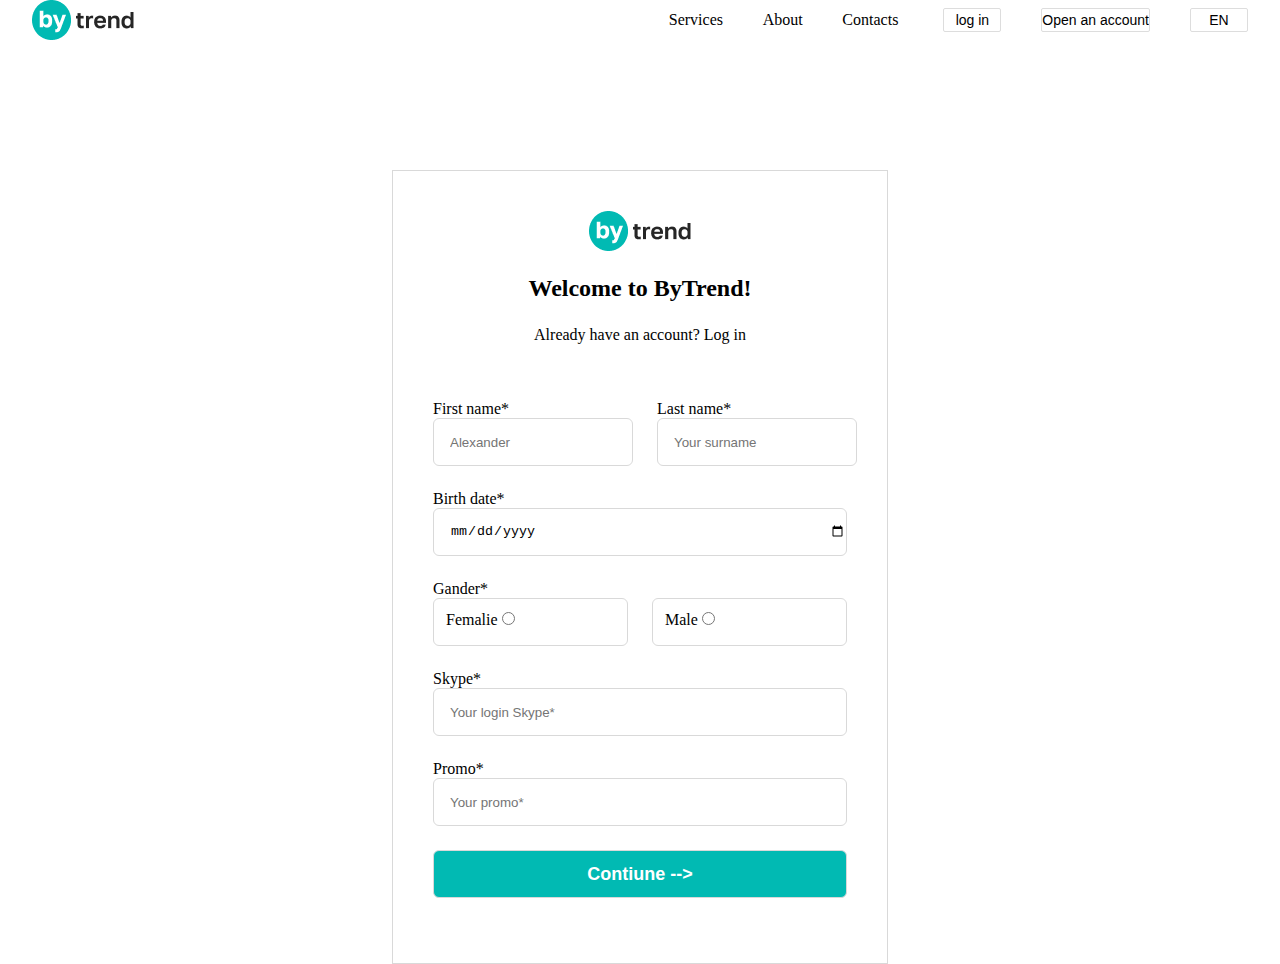
<file: index.html>
<!DOCTYPE html>
<html lang="en">
<head>
    <meta charset="UTF-8">
    <meta name="viewport" content="width=device-width, initial-scale=1.0">
    <title>Document</title>
    <link rel="stylesheet" href="./main.css">
</head>
<body>
    <header class="header">
        <div class="container">
        <nav class="navbar">
           <div class="navbar__logo">
            <img src="./images/logo.png" alt=""> </div>
            <div class="navbar__box">
            <ul class="navbar__collection">
                <li class="navbar__item"> <a href="./pages.html">Services</a</li>
                <li class="navbar__item"> <a href="./input.html">About</a></li>
                <li class="navbar__item"> <a href="#">Contacts</a></li>
            </ul>
        </div>
        <div class="navbar__button">
            <button class="navbar__btr">log in</button>
            <button class="navbar__btr">Open an account</button>
            <button class="navbar__btr">EN</button>
        </div>
        </nav>
    </div>

    </header>
    <main>
      <div class="container">
            <div class="main">
                <form class="box">
                <div class="hero">
                    <img src="./images/logo.png" alt="">
                    <h2>Welcome to ByTrend!</h2>
                    <p>Already have an account? <a href="#">Log in</a></p>
                </div>
                <div class="main__box">
                <div class="box_inp">
                    <label class="main__label" for="">First name*</label>
                    <input class="box__titli"  required placeholder="Alexander" type="text">
                </div>
                <div class="box_inp">
                    <label for="">Last name*</label>
                    <input class="box__titli" required placeholder="Your surname" type="text">
                </div>
            </div>
            <div class="box__bithdey">
                <label for="">Birth date*</label>
                <input class="main__bith" required placeholder="Birth date*" type="date">
            </div>
            <label for="">Gander*</label>
            <div class="main__box">
                <div class="box_radio">
                    <label for="">Femalie</label>
                    <input name="gender" class="box__item"  required  placeholder="Alexander" type="radio">
                </div>
                <div class="box_radio">
                    <label for="">Male</label>
                    <input name="gender" class="box__item" required placeholder="Your surname" type="radio" >
                </div>
            </div>
            <div class="box__bithdey">
                <label for="">Skype*</label>
                <input class="main__bith" required placeholder="Your login Skype*" type="text">
            </div>
            <div class="box__bithdey">
                <label for="">Promo*</label>
                <input class="main__bith" required placeholder="Your promo*" type="text">
            </div>
            <div class="main__contou">
                <button class="main__button">Contiune --></button>
            </div>
            </form>

            </div>
      </div>
    </main>
</body>
</html>
</file>
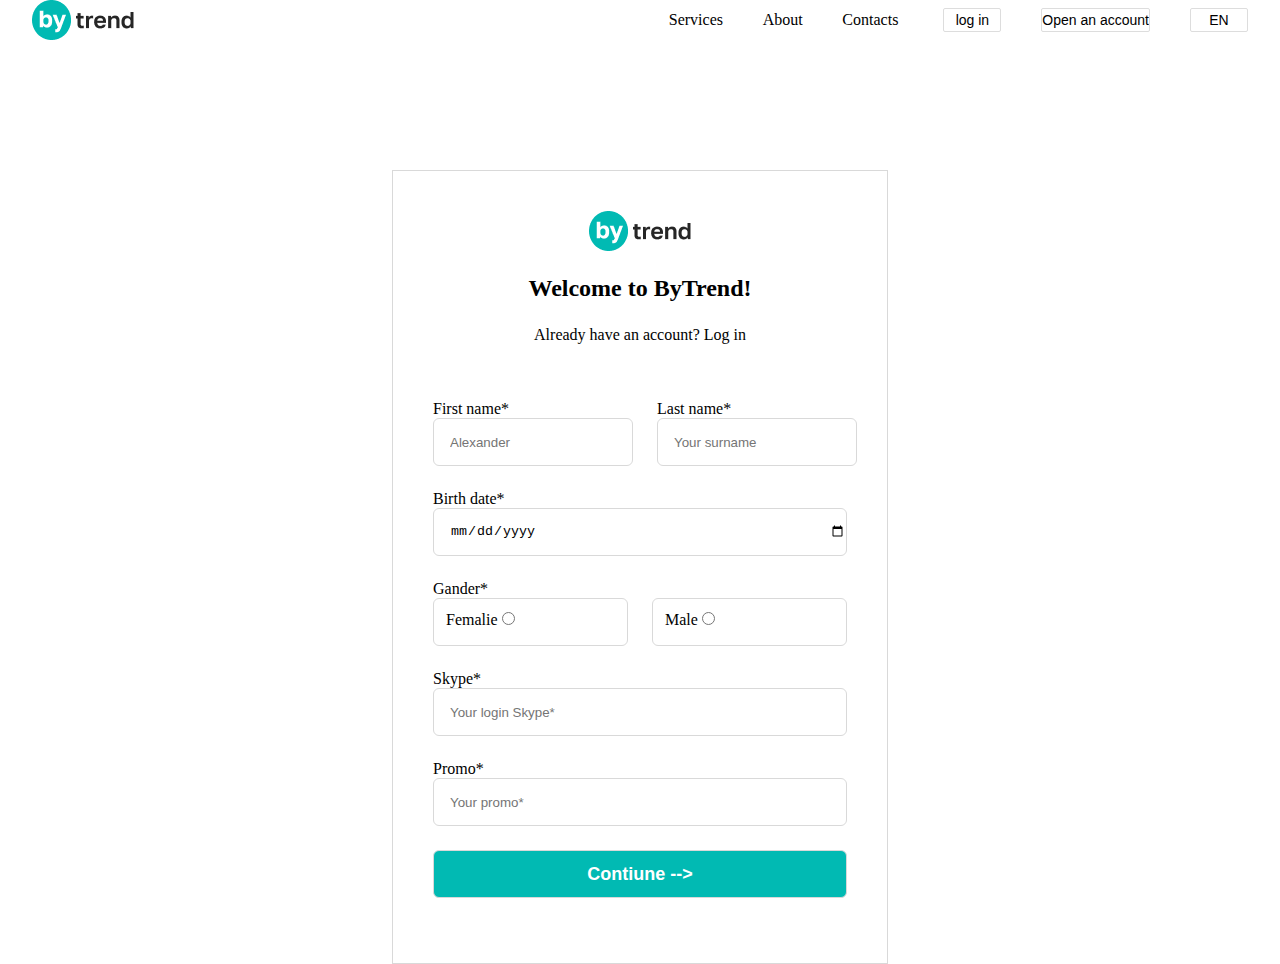
<file: homework/index.html>
<!DOCTYPE html>
<html lang="en">
<head>
    <meta charset="UTF-8">
    <meta name="viewport" content="width=device-width, initial-scale=1.0">
    <title>Document</title>
    <link rel="stylesheet" href="/main.css">
</head>
<body>
    <header class="header">
        <div class="container">
        <nav class="navbar">
           <div class="navbar__logo">
            <img src="./images/logo.png" alt=""> </div>
            <div class="navbar__box">
            <ul class="navbar__collection">
                <li class="navbar__item"> <a href="./pages.html">Services</a</li>
                <li class="navbar__item"> <a href="./input.html">About</a></li>
                <li class="navbar__item"> <a href="#">Contacts</a></li>
            </ul>
        </div>
        <div class="navbar__button">
            <button class="navbar__btr">log in</button>
            <button class="navbar__btr">Open an account</button>
            <button class="navbar__btr">EN</button>
        </div>
        </nav>
    </div>

    </header>
    <main>
      <div class="container">
            <div class="main">
                <form class="box">
                <div class="hero">
                    <img src="./images/logo.png" alt="">
                    <h2>Welcome to ByTrend!</h2>
                    <p>Already have an account? <a href="#">Log in</a></p>
                </div>
                <div class="main__box">
                <div class="box_inp">
                    <label class="main__label" for="">First name*</label>
                    <input class="box__titli"  required placeholder="Alexander" type="text">
                </div>
                <div class="box_inp">
                    <label for="">Last name*</label>
                    <input class="box__titli" required placeholder="Your surname" type="text">
                </div>
            </div>
            <div class="box__bithdey">
                <label for="">Birth date*</label>
                <input class="main__bith" required placeholder="Birth date*" type="date">
            </div>
            <label for="">Gander*</label>
            <div class="main__box">
                <div class="box_radio">
                    <label for="">Femalie</label>
                    <input name="gender" class="box__item"  required  placeholder="Alexander" type="radio">
                </div>
                <div class="box_radio">
                    <label for="">Male</label>
                    <input name="gender" class="box__item" required placeholder="Your surname" type="radio" >
                </div>
            </div>
            <div class="box__bithdey">
                <label for="">Skype*</label>
                <input class="main__bith" required placeholder="Your login Skype*" type="text">
            </div>
            <div class="box__bithdey">
                <label for="">Promo*</label>
                <input class="main__bith" required placeholder="Your promo*" type="text">
            </div>
            <div class="main__contou">
                <button class="main__button">Contiune --></button>
            </div>
            </form>

            </div>
      </div>
    </main>
</body>
</html>
</file>
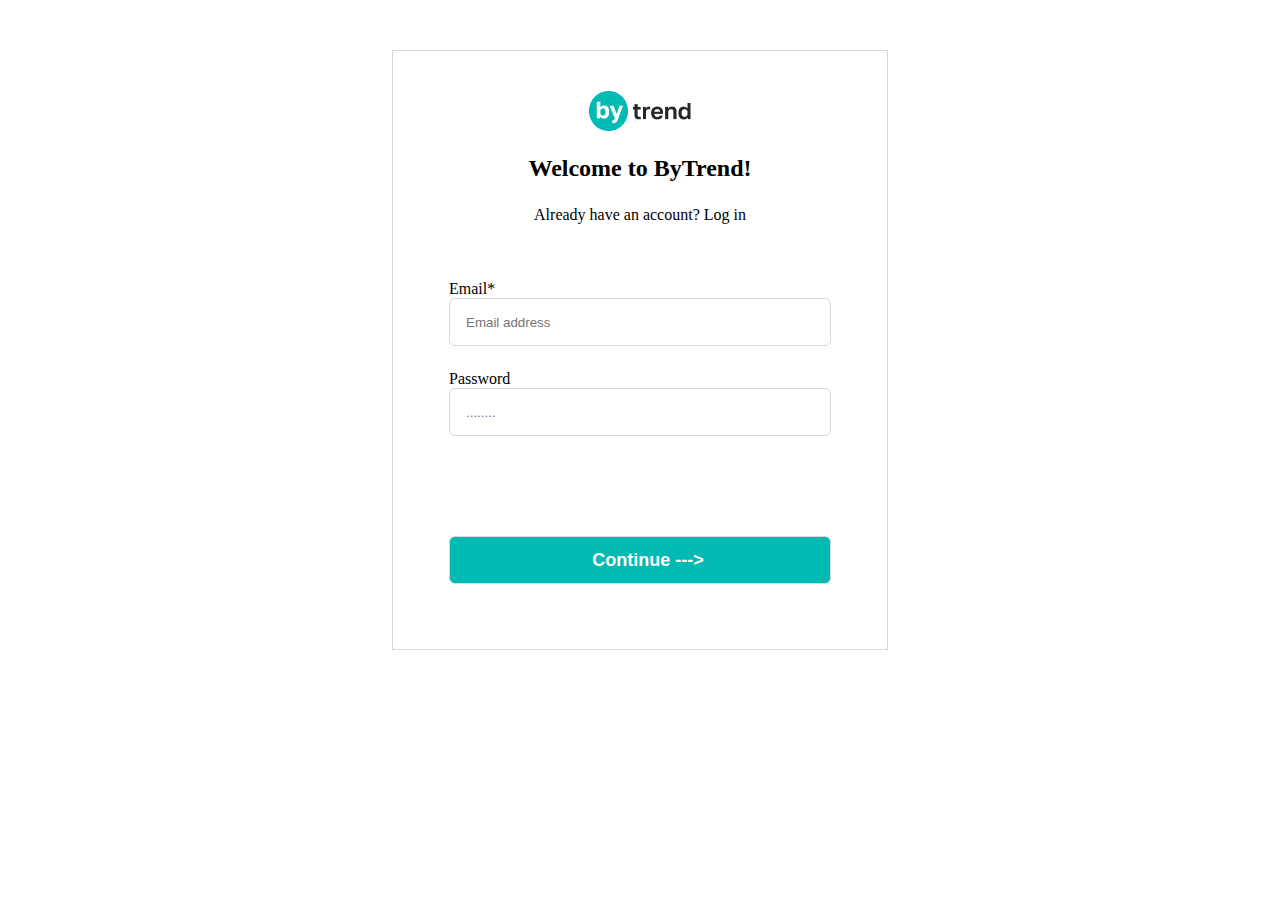
<file: input.html>
<!DOCTYPE html>
<html lang="en">
<head>
    <meta charset="UTF-8">
    <meta name="viewport" content="width=device-width, initial-scale=1.0">
    <link rel="stylesheet" href="./main.css">
    <title>Document</title>
</head>
<body>
    <main class="color">
        <div class="container">
            <form class="box" action="">
            <div class="hero">
                <img src="./images/logo.png" alt="">
            <h2>Welcome to ByTrend!</h2>
            <p>Already have an account? <a href="#">Log in</a></p>
            </div>
            <div class="main__email">
                <label for="">Email*</label>
                <input class="box__inp" required placeholder="Email address" type="text">
            </div>
            <div class="password">
                <label for="">Password</label>
                <input class="box__password" required placeholder="........" type="password">
            </div>
            <div class="main__text">
                <button class="main__btr" >Continue ---></button>
            </div>
        </form>
        </div>
    </main>
</body>
</html>
</file>
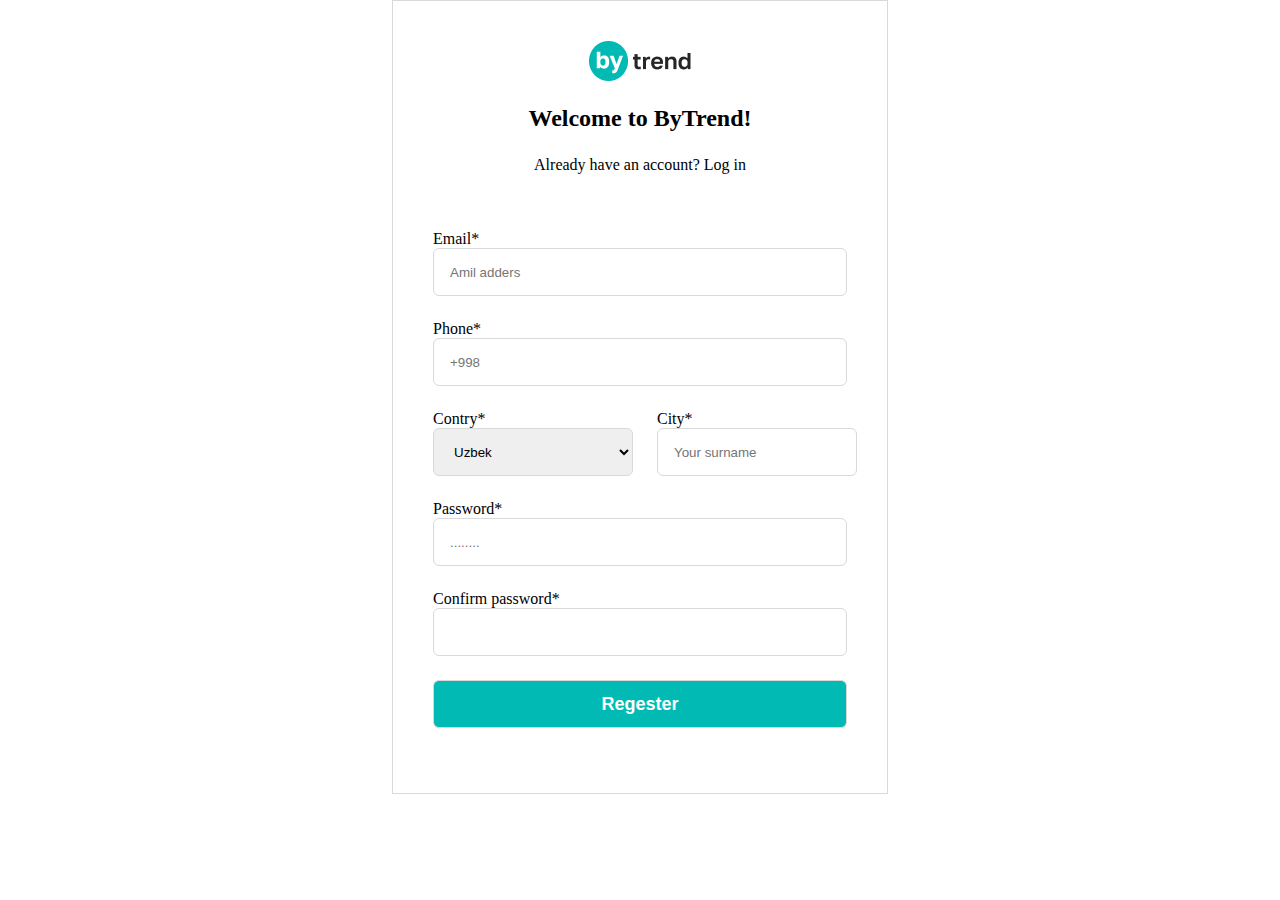
<file: pages.html>
<!DOCTYPE html>
<html lang="en">
<head>
    <meta charset="UTF-8">
    <meta name="viewport" content="width=device-width, initial-scale=1.0">
    <link rel="stylesheet" href="./main.css">
    <title>Document</title>
</head>
<body>
    <div class="main">
        <form class="box">
        <div class="hero">
            <img src="./images/logo.png" alt="">
            <h2>Welcome to ByTrend!</h2>
            <p>Already have an account? <a href="#">Log in</a></p>
        </div>
        
        <div class="box_inp">
            <label class="main__label" for="">Email*</label>
            <input class="box__titli"  required placeholder="Amil adders" type="text">
        </div>
       
   
    <div class="box__bithdey">
        <label for="">Phone*</label>
        <input class="main__bith" required placeholder="+998" type="number">
    </div>
   
    <div class="main__box">
       <div class="box__launch">
           <label for="">Contry*</label>
           <select class="main__theme" name="" id="">
            <option value="">Uzbek</option>
            <option value="">English</option>
            <option value="">Russion</option>
            <option value="">AQSH</option>
         </select>
        </div>
        <div class="box__launch">
            <label for="">City*</label>
            <input  class="main__theme" required placeholder="Your surname" type="text" >
        </div>
    </div>
    <div class="box__bithdey">
        <label for="">Password*</label>
        <input class="main__bith" required placeholder="........" type="password">
    </div>
    <div class="box__bithdey">
        <label for="">Confirm password*</label>
        <input class="main__bith" required placeholder="" type="password">
    </div>
    <div class="main__contou">
        <button class="main__button">Regester</button>
    </div>
    </form>

    </div>
</div>
</main>
    
</body>
</html>
</file>
<file: main.css>
* {
  margin: 0;
  padding: 0;
  box-sizing: border-box;
}

.container {
  max-width: 1248px;
  width: 100%;
  padding: 0 16px;
  margin: 0 auto;
}

.title {
  color: red;
  text-align: center;
  background: white;
}

a {
  color: inherit;
  text-decoration: inherit;
}

li {
  list-style: none;
}

input {
  outline: none;
}

img {
  max-width: 100%;
}

.navbar {
  display: flex;
  gap: 45px;
  margin-bottom: 130px;
}
.navbar .navbar__logo {
  display: flex;
  align-items: center;
  flex: 1;
}
.navbar .navbar__box {
  display: flex;
}
.navbar .navbar__box .navbar__collection {
  display: flex;
  align-items: center;
  gap: 39.7px;
}
.navbar .navbar__button {
  display: flex;
  align-items: center;
  gap: 40px;
}
.navbar .navbar__button .navbar__btr {
  min-width: 58px;
  height: 24px;
  background: none;
  border: 1px solid #ddd;
  border-radius: 2px;
  font-size: 14px;
  font-weight: 400;
  overflow: hidden;
  transition: 0.5s;
}
.navbar .navbar__button .navbar__btr:hover {
  cursor: pointer;
  transform: scaleX(0.9);
}

.main {
  width: 496px;
  height: 794px;
  border: 1px solid #D9D9D9;
  padding: 40px;
  margin: auto;
}
.main .hero {
  display: flex;
  align-items: center;
  justify-content: center;
  gap: 24px;
  flex-direction: column;
  margin-bottom: 56px;
}
.main .main__box {
  display: flex;
  gap: 24px;
}
.main .main__box .box_inp {
  width: 50%;
}
.main .main__box .box_inp .box__titli {
  width: 200px;
  height: 48px;
  border-radius: 6px;
  border: 1px solid #D9D9D9;
  padding-left: 16px;
  margin-bottom: 24px;
}
.main .main__box .box_radio {
  width: 200px;
  height: 48px;
  border: 1px solid #D9D9D9;
  border-radius: 6px;
  padding: 12px;
  margin-bottom: 24px;
}
.main .main__bith {
  width: 100%;
  height: 48px;
  border: 1px solid #D9D9D9;
  border-radius: 6px;
  padding-left: 16px;
  margin-bottom: 24px;
}
.main .main__button {
  width: 100%;
  height: 48px;
  border-radius: 6px;
  border: 1px solid #D9D9D9;
  background: #01BAB3;
  color: white;
  font-size: 18px;
  font-weight: 600;
}

.box__titli {
  width: 100%;
  height: 48px;
  border: 1px solid #D9D9D9;
  border-radius: 6px;
  padding-left: 16px;
  margin-bottom: 24px;
}

.box__launch {
  width: 100%;
}
.box__launch .main__theme {
  width: 200px;
  height: 48px;
  border-radius: 6px;
  border: 1px solid #D9D9D9;
  padding-left: 16px;
  margin-bottom: 24px;
}

.color {
  width: 496px;
  height: 600px;
  border: 1px solid #D9D9D9;
  padding: 40px;
  margin: auto;
  margin-top: 50px;
}
.color .hero {
  display: flex;
  align-items: center;
  justify-content: center;
  gap: 24px;
  flex-direction: column;
  margin-bottom: 56px;
}

.box__inp {
  width: 100%;
  height: 48px;
  border: 1px solid #D9D9D9;
  border-radius: 6px;
  padding-left: 16px;
  margin-bottom: 24px;
}
.box__inp:hover {
  cursor: pointer;
}

.box__password {
  width: 100%;
  height: 48px;
  border: 1px solid #D9D9D9;
  border-radius: 6px;
  padding-left: 16px;
  margin-bottom: 100px;
}
.box__password:hover {
  cursor: pointer;
}

.main__btr {
  width: 100%;
  height: 48px;
  border: 1px solid #D9D9D9;
  background: #01BAB3;
  color: white;
  font-size: 18px;
  font-weight: 600;
  border-radius: 6px;
  padding-left: 16px;
  overflow: hidden;
  transition: 0.5;
}
.main__btr:hover {
  cursor: pointer;
  transform: scaleY(0.9);
}/*# sourceMappingURL=main.css.map */
</file>
